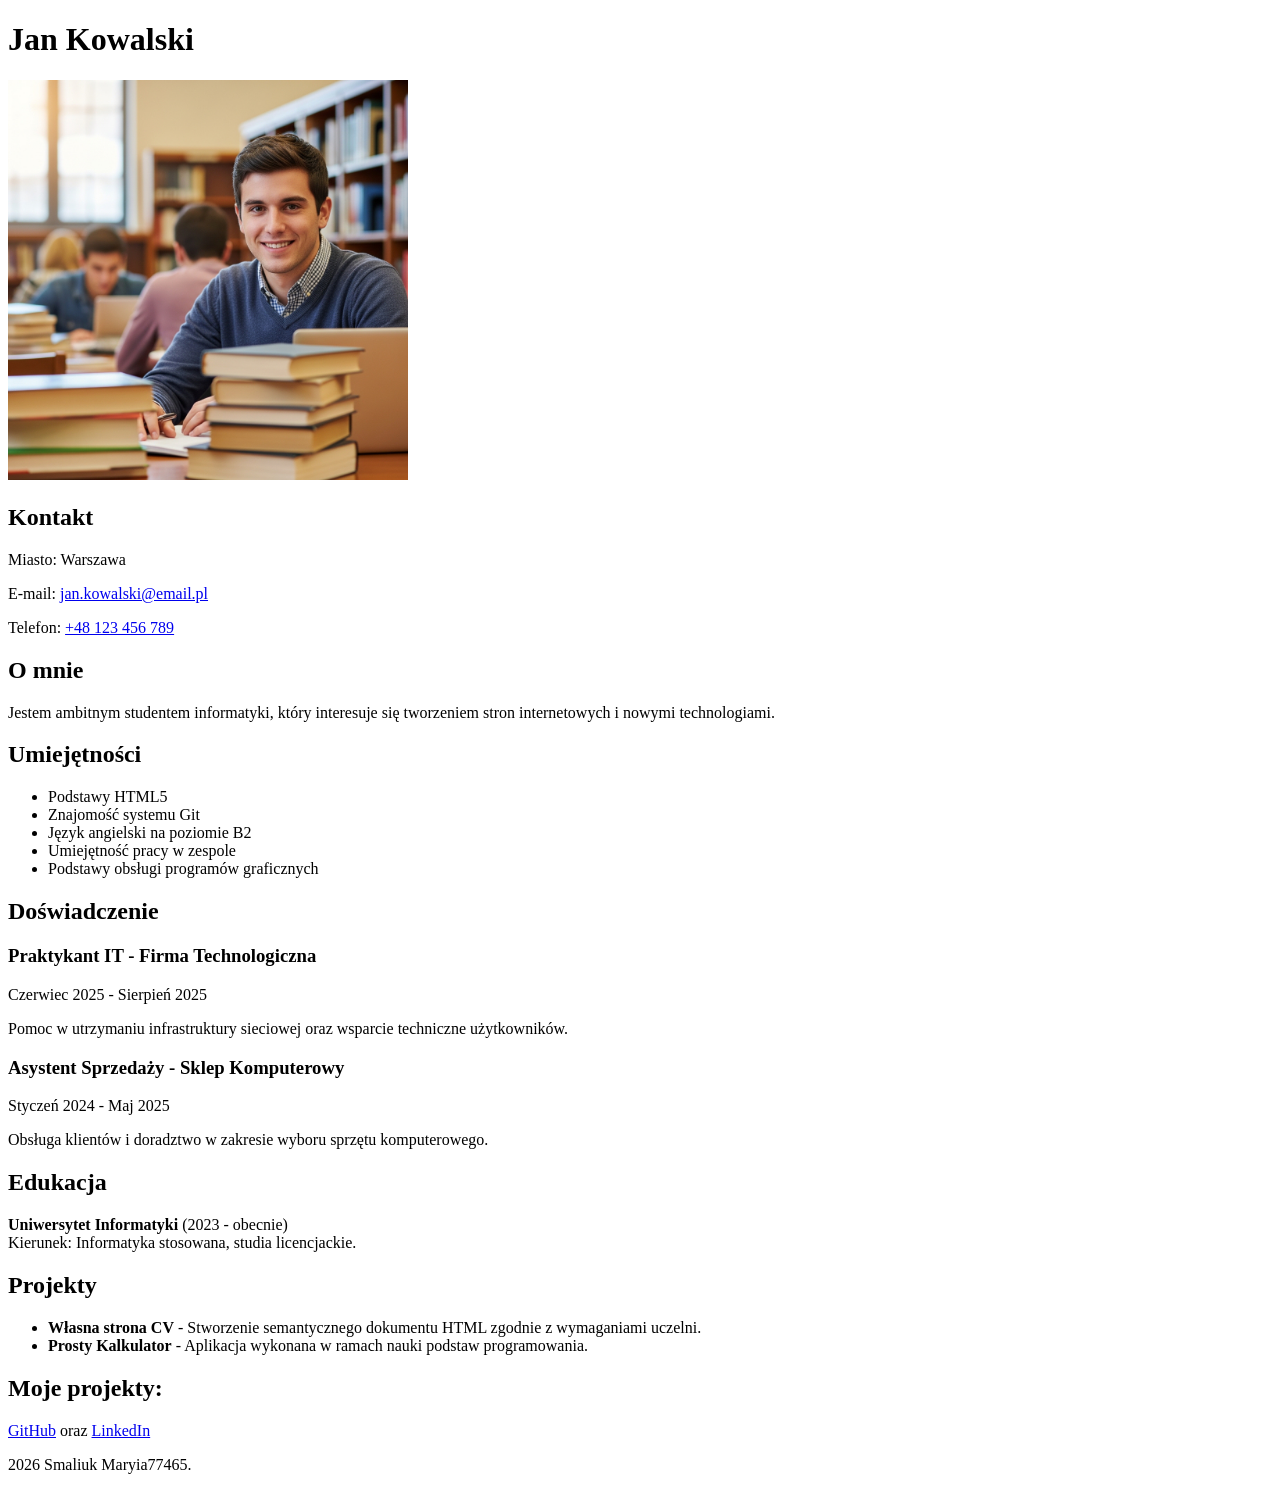
<file: zad1_cv/index.html>
<!DOCTYPE html>

<html>
<head>
    <title>CV - Jan Kowalski</title>
</head>
<body>

    <header>
        <h1>Jan Kowalski</h1>
        <img src="image.jpg" alt="Zdjęcie profilowe Jana Kowalskiego" width="400">
    </header>

    <main>
        
        <section id="kontakt">
            <h2>Kontakt</h2>
            <p>Miasto: Warszawa</p>
            <p>E-mail: <a href="mailto:jan.kowalski@email.pl">jan.kowalski@email.pl</a></p>
            <p>Telefon: <a href="tel:+48123456789">+48 123 456 789</a></p>
        </section>

        <section id="o-mnie">
            <h2>O mnie</h2>
            <p>Jestem ambitnym studentem informatyki, który interesuje się tworzeniem stron internetowych i nowymi technologiami.</p>
        </section>

        <section id="umiejetnosci">
            <h2>Umiejętności</h2>
            <ul>
                <li>Podstawy HTML5</li>
                <li>Znajomość systemu Git</li>
                <li>Język angielski na poziomie B2</li>
                <li>Umiejętność pracy w zespole</li>
                <li>Podstawy obsługi programów graficznych</li>
            </ul>
        </section>

        <section id="doswiadczenie">
            <h2>Doświadczenie</h2>
            <article>
                <h3>Praktykant IT - Firma Technologiczna</h3>
                <p>Czerwiec 2025 - Sierpień 2025</p>
                <p>Pomoc w utrzymaniu infrastruktury sieciowej oraz wsparcie techniczne użytkowników.</p>
            </article>
            <article>
                <h3>Asystent Sprzedaży - Sklep Komputerowy</h3>
                <p>Styczeń 2024 - Maj 2025</p>
                <p>Obsługa klientów i doradztwo w zakresie wyboru sprzętu komputerowego.</p>
            </article>
        </section>

        <section id="edukacja">
            <h2>Edukacja</h2>
            <p><strong>Uniwersytet Informatyki</strong> (2023 - obecnie) <br> Kierunek: Informatyka stosowana, studia licencjackie.</p>
        </section>

        <section id="projekty">
            <h2>Projekty</h2>
            <ul>
                <li><strong>Własna strona CV</strong> - Stworzenie semantycznego dokumentu HTML zgodnie z wymaganiami uczelni.</li>
                <li><strong>Prosty Kalkulator</strong> - Aplikacja wykonana w ramach nauki podstaw programowania.</li>
            </ul>
        </section>

    </main>

    <footer>
        
 <h2>Moje projekty:</h2> 
 <p> <a href="https://github.com/SmaliukMaryia77465" target="_blank" rel="noopener noreferrer">GitHub</a> 
  oraz 
  <a href="https://www.linkedin.com/feed/" target="_blank" rel="noopener noreferrer">LinkedIn</a>
</p>
        <p> 2026 Smaliuk Maryia77465.</p>
    </footer>

</body>
</html>
</file>
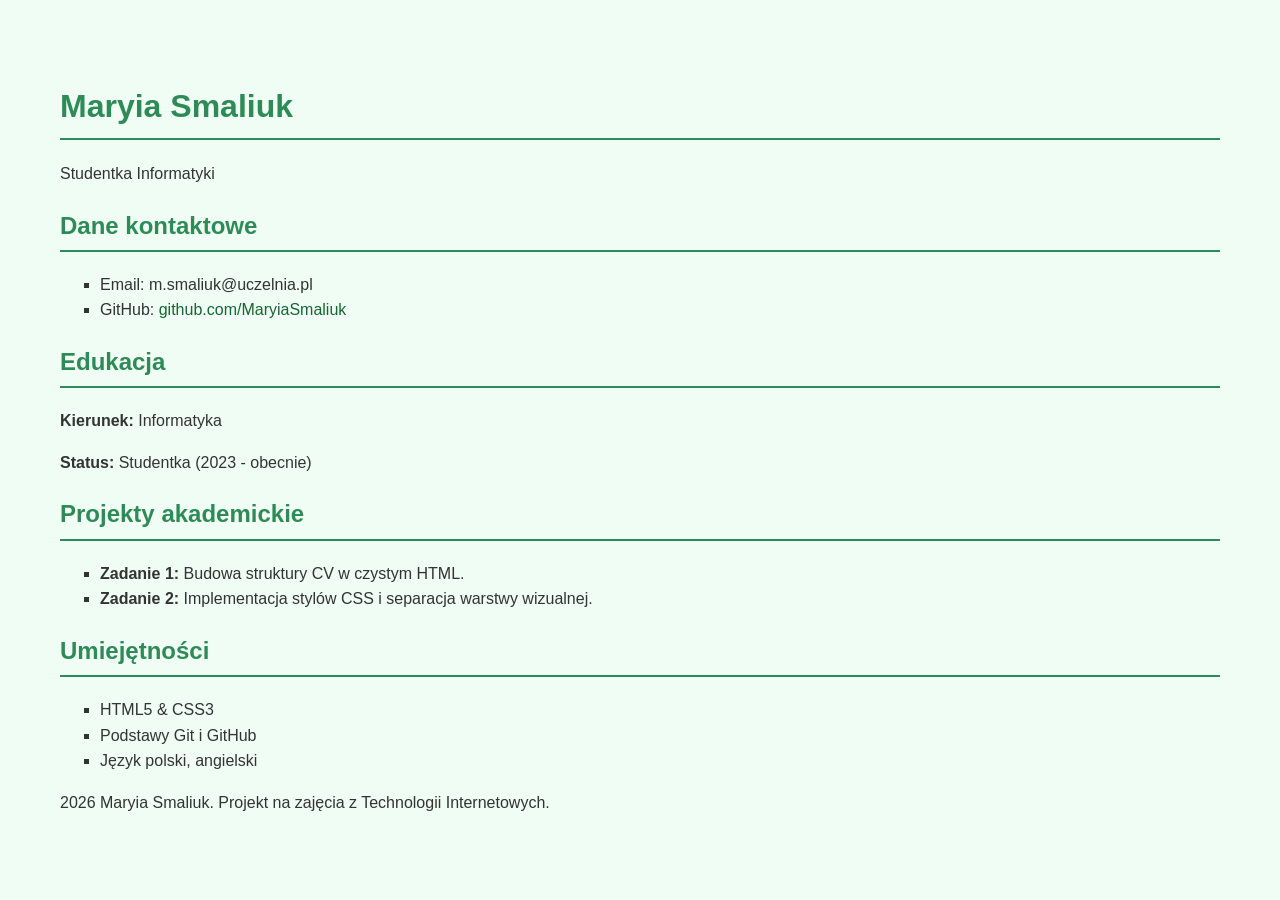
<file: zad2_css/index.html>
<!DOCTYPE html>
<html lang="pl">
<head>
    <meta charset="UTF-8">
    <title>CV - Maryia Smaliuk</title>
    <link rel="stylesheet" href="styles.css">
</head>
<body>

    <header>
        <h1>Maryia Smaliuk</h1>
        <p>Studentka Informatyki</p>
    </header>

    <section>
        <h2>Dane kontaktowe</h2>
        <ul>
            <li>Email: m.smaliuk@uczelnia.pl</li>
            <li>GitHub: <a href="https://github.com/SmaliukMaryia77465/77465.git">github.com/MaryiaSmaliuk</a></li>
        </ul>
    </section>

    <section>
        <h2>Edukacja</h2>
        <p><strong>Kierunek:</strong> Informatyka</p>
        <p><strong>Status:</strong> Studentka (2023 - obecnie)</p>
    </section>

    <section>
        <h2>Projekty akademickie</h2>
        <ul>
            <li>
                <strong>Zadanie 1:</strong> Budowa struktury CV w czystym HTML.
            </li>
            <li>
                <strong>Zadanie 2:</strong> Implementacja stylów CSS i separacja warstwy wizualnej.
            </li>
        </ul>
    </section>

    <section>
        <h2>Umiejętności</h2>
        <ul>
            <li>HTML5 & CSS3</li>
            <li>Podstawy Git i GitHub</li>
            <li>Język polski, angielski</li>
        </ul>
    </section>

    <footer>
        <p>2026 Maryia Smaliuk. Projekt na zajęcia z Technologii Internetowych.</p>
    </footer>

</body>
</html>
</file>
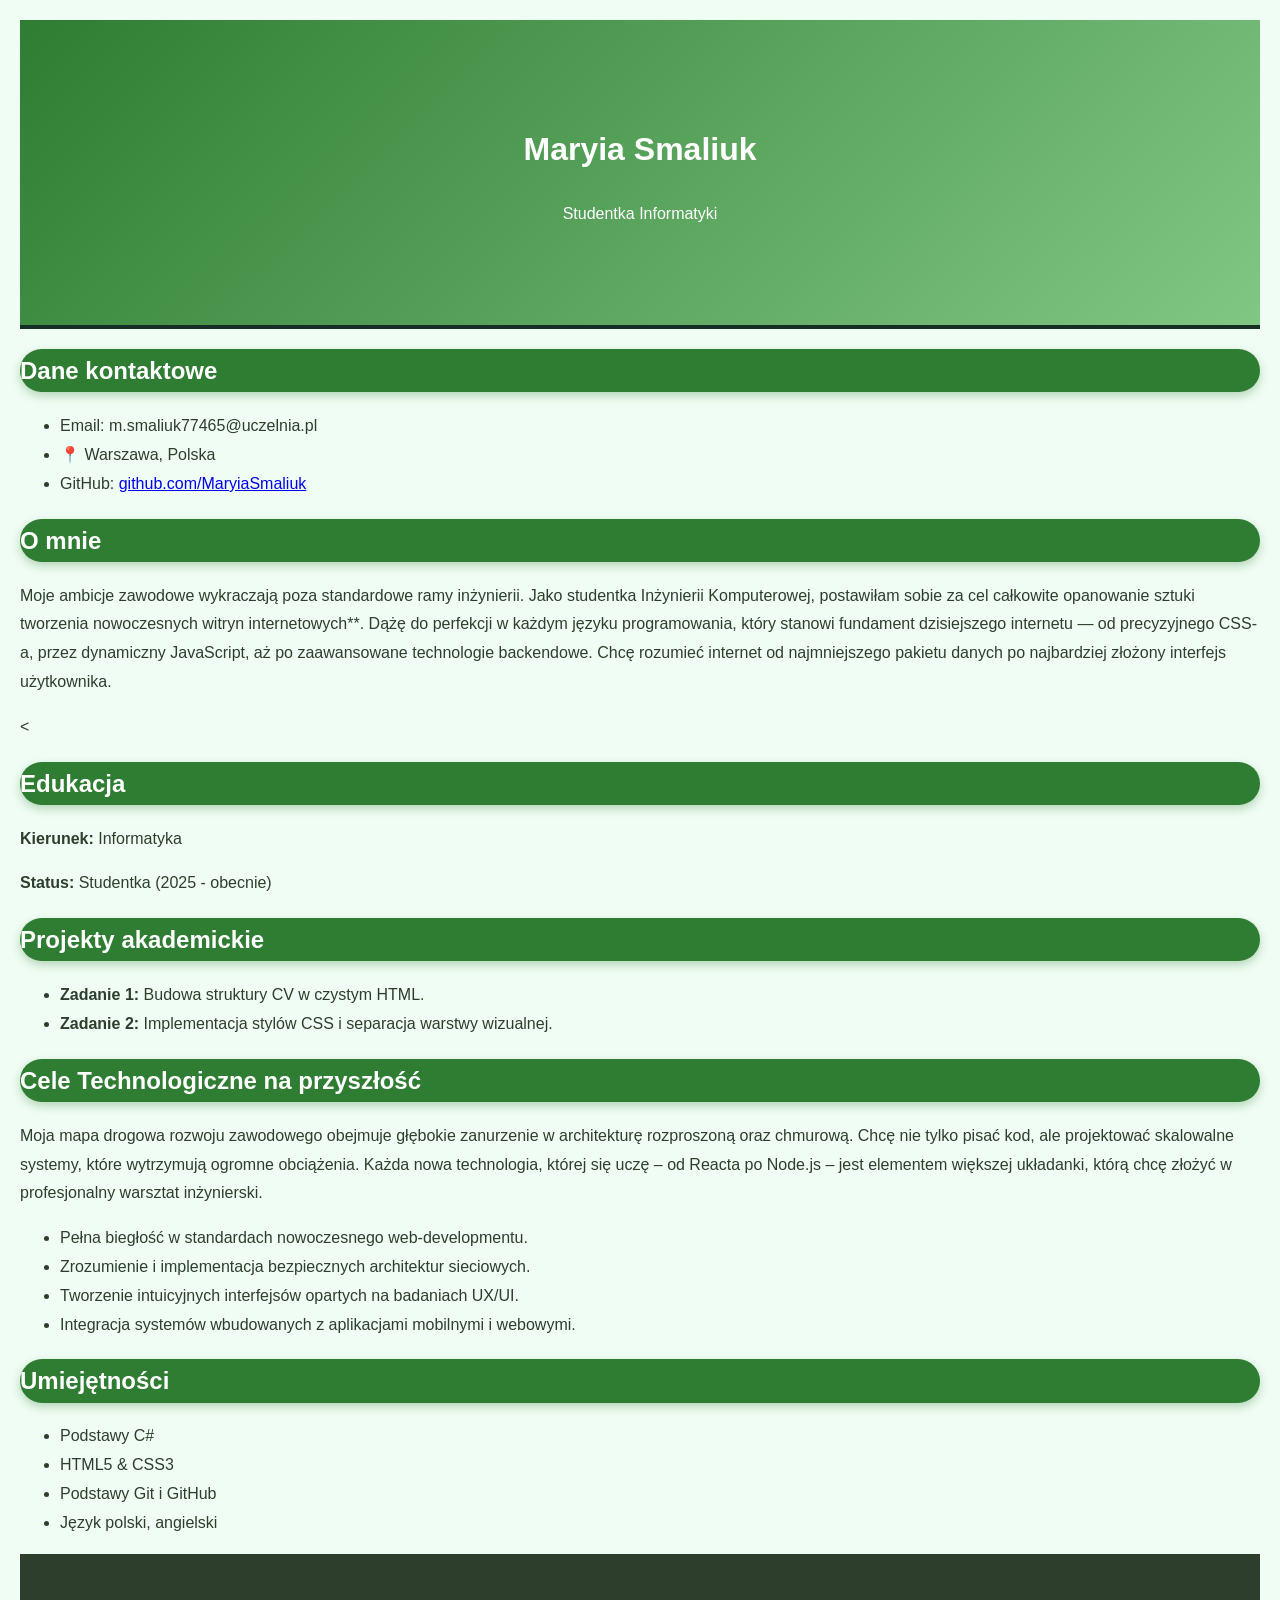
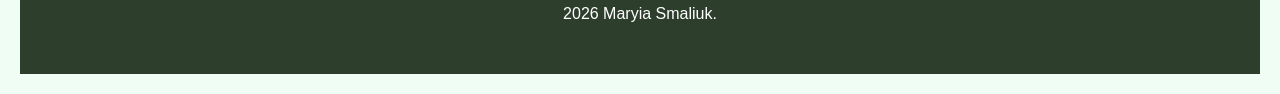
<file: zad3_motyw/index.html>
<!DOCTYPE html>
<html lang="pl">
<head>
    <meta charset="UTF-8">
    <title>CV - Maryia Smaliuk 77465</title>
    <link rel="stylesheet" href="green.css">
</head>
<body>

    <header>
        <h1>Maryia Smaliuk</h1> <! 77465 -->
        <p>Studentka Informatyki</p>
    </header>

    <section>
        <h2>Dane kontaktowe</h2>
        <ul>
            <li>Email: m.smaliuk77465@uczelnia.pl</li>
            <li>📍 Warszawa, Polska</li>
            <li>GitHub: <a href="https://github.com/SmaliukMaryia77465/77465.git">github.com/MaryiaSmaliuk</a></li>
        </ul>
    </section>
    <section>
        <h2>O mnie</h2>
        <p>
            Moje ambicje zawodowe wykraczają poza standardowe ramy inżynierii. Jako studentka Inżynierii Komputerowej, postawiłam sobie za cel całkowite opanowanie sztuki tworzenia nowoczesnych witryn internetowych**. Dążę do perfekcji w każdym języku programowania, który stanowi fundament dzisiejszego internetu — od precyzyjnego CSS-a, przez dynamiczny JavaScript,
             aż po zaawansowane technologie backendowe. Chcę rozumieć internet od najmniejszego pakietu danych po najbardziej złożony interfejs użytkownika.
        </p>
    </section>
    <

    <section>
        <h2>Edukacja</h2>
        <p><strong>Kierunek:</strong> Informatyka</p>
        <p><strong>Status:</strong> Studentka (2025 - obecnie)</p>
    </section>

    <section>
        <h2>Projekty akademickie</h2> <! 77465 -->
        <ul>
            <li>
                <strong>Zadanie 1:</strong> Budowa struktury CV w czystym HTML.
            </li>
            <li>
                <strong>Zadanie 2:</strong> Implementacja stylów CSS i separacja warstwy wizualnej.
            </li>
        </ul>
    </section>
    <section>
        <h2>Cele Technologiczne na przyszłość</h2>
        <p>
            Moja mapa drogowa rozwoju zawodowego obejmuje głębokie zanurzenie w architekturę rozproszoną oraz chmurową. Chcę nie tylko pisać kod, ale projektować skalowalne systemy, które wytrzymują ogromne obciążenia. Każda nowa technologia, której się uczę – od Reacta po Node.js – jest elementem większej układanki, którą chcę złożyć w profesjonalny warsztat inżynierski.
        </p>
        <ul>
            <li>Pełna biegłość w standardach nowoczesnego web-developmentu.</li>
            <li>Zrozumienie i implementacja bezpiecznych architektur sieciowych.</li>
            <li>Tworzenie intuicyjnych interfejsów opartych na badaniach UX/UI.</li>
            <li>Integracja systemów wbudowanych z aplikacjami mobilnymi i webowymi.</li>
        </ul>
        
    </section>

    <section>
        <h2>Umiejętności</h2>
        <ul>
            <li>Podstawy C#</li>   <! 77465 -->
            <li>HTML5 & CSS3</li>
            <li>Podstawy Git i GitHub</li>
            <li>Język polski, angielski</li>
        </ul>
    </section>

    <footer>
        <p>2026 Maryia Smaliuk.</p>
    </footer>

</body>
</html>
</file>
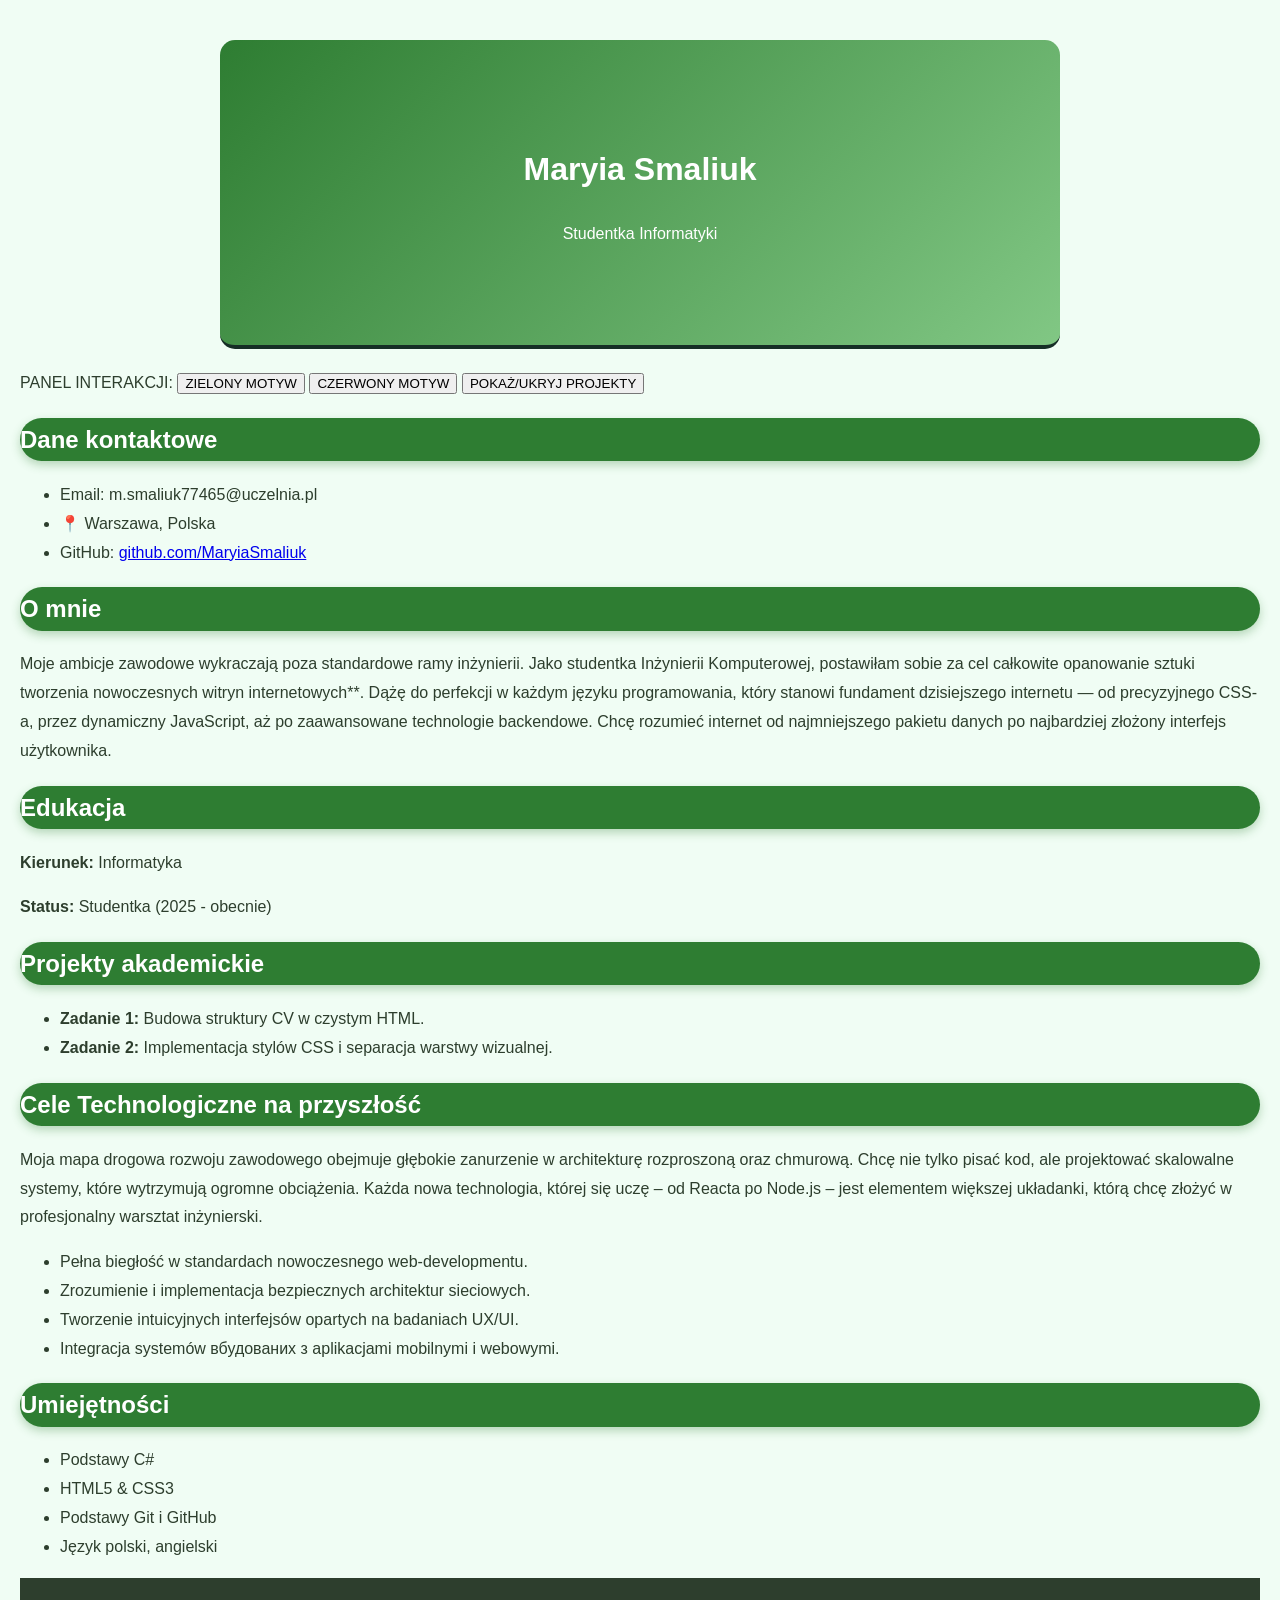
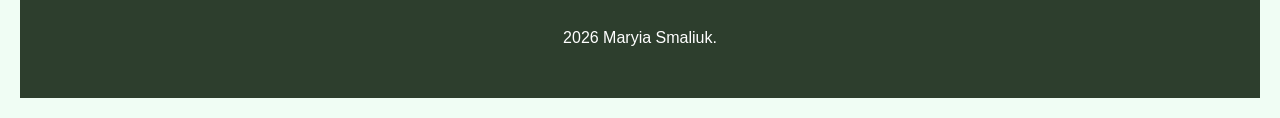
<file: zad4/index.html>
<!DOCTYPE html>
<html lang="pl">
<head>
    <meta charset="UTF-8">
    <title>CV - Maryia Smaliuk 77465</title>
   
    <link rel="stylesheet" href="green.css" id="theme-link">
</head>
<body>
    

    <header>
        <h1>Maryia Smaliuk</h1> <!-- 77465 -->
        <p>Studentka Informatyki</p>
    </header>
<nav id="top-control-panel">
        <span class="panel-title">PANEL INTERAKCJI:</span>
        <button id="btn-green" class="large-btn btn-green-style">ZIELONY MOTYW</button>
        <button id="btn-red" class="large-btn btn-red-style">CZERWONY MOTYW</button>
        <button id="btn-toggle-projects" class="large-btn btn-toggle-style">POKAŻ/UKRYJ PROJEKTY</button>
    </nav>
    

    <section>
        <h2>Dane kontaktowe</h2>
        <ul>
            <li>Email: m.smaliuk77465@uczelnia.pl</li>
            <li>📍 Warszawa, Polska</li>
            <li>GitHub: <a href="https://github.com/SmaliukMaryia77465/77465.git">github.com/MaryiaSmaliuk</a></li>
        </ul>
    </section>
    <section>
        <h2>O mnie</h2>
       
        
            
        <p>
            Moje ambicje zawodowe wykraczają poza standardowe ramy inżynierii. Jako studentka Inżynierii Komputerowej, postawiłam sobie za cel całkowite opanowanie sztuki tworzenia nowoczesnych witryn internetowych**. Dążę do perfekcji w każdym języku programowania, który stanowi fundament dzisiejszego internetu — od precyzyjnego CSS-a, przez dynamiczny JavaScript,
             aż po zaawansowane technologie backendowe. Chcę rozumieć internet od najmniejszego pakietu danych po najbardziej złożony interfejs użytkownika.
        </p>
    </section>
    
    
    <section>
        <h2>Edukacja</h2>
        <p><strong>Kierunek:</strong> Informatyka</p>
        <p><strong>Status:</strong> Studentka (2025 - obecnie)</p>
        
        
    </section>

  
    <section id="projects-section">
        <h2>Projekty akademickie</h2> <! 77465 -->
        <ul>
            <li>
                <strong>Zadanie 1:</strong> Budowa struktury CV w czystym HTML.
            </li>
            <li>
                <strong>Zadanie 2:</strong> Implementacja stylów CSS i separacja warstwy wizualnej.
            </li>
        </ul>
    </section>
    <section>
        <h2>Cele Technologiczne na przyszłość</h2>
        <p>
            Moja mapa drogowa rozwoju zawodowego obejmuje głębokie zanurzenie w architekturę rozproszoną oraz chmurową. Chcę nie tylko pisać kod, ale projektować skalowalne systemy, które wytrzymują ogromne obciążenia. Każda nowa technologia, której się uczę – od Reacta po Node.js – jest elementem większej układanki, którą chcę złożyć w profesjonalny warsztat inżynierski.
        </p>
        <ul>
            <li>Pełna biegłość w standardach nowoczesnego web-developmentu.</li>
            <li>Zrozumienie i implementacja bezpiecznych architektur sieciowych.</li>
            <li>Tworzenie intuicyjnych interfejsów opartych na badaniach UX/UI.</li>
            <li>Integracja systemów вбудованих з aplikacjami mobilnymi i webowymi.</li>
        </ul>
        
    </section>

    <section>
        <h2>Umiejętności</h2>
        <ul>
            <li>Podstawy C#</li>   <! 77465 -->
            <li>HTML5 & CSS3</li>
            <li>Podstawy Git i GitHub</li>
            <li>Język polski, angielski</li>
        </ul>
    </section>

    <footer>
        <p>2026 Maryia Smaliuk.</p>
    </footer>

    
    <script src="script.js"></script>
</body>
</html>
</file>
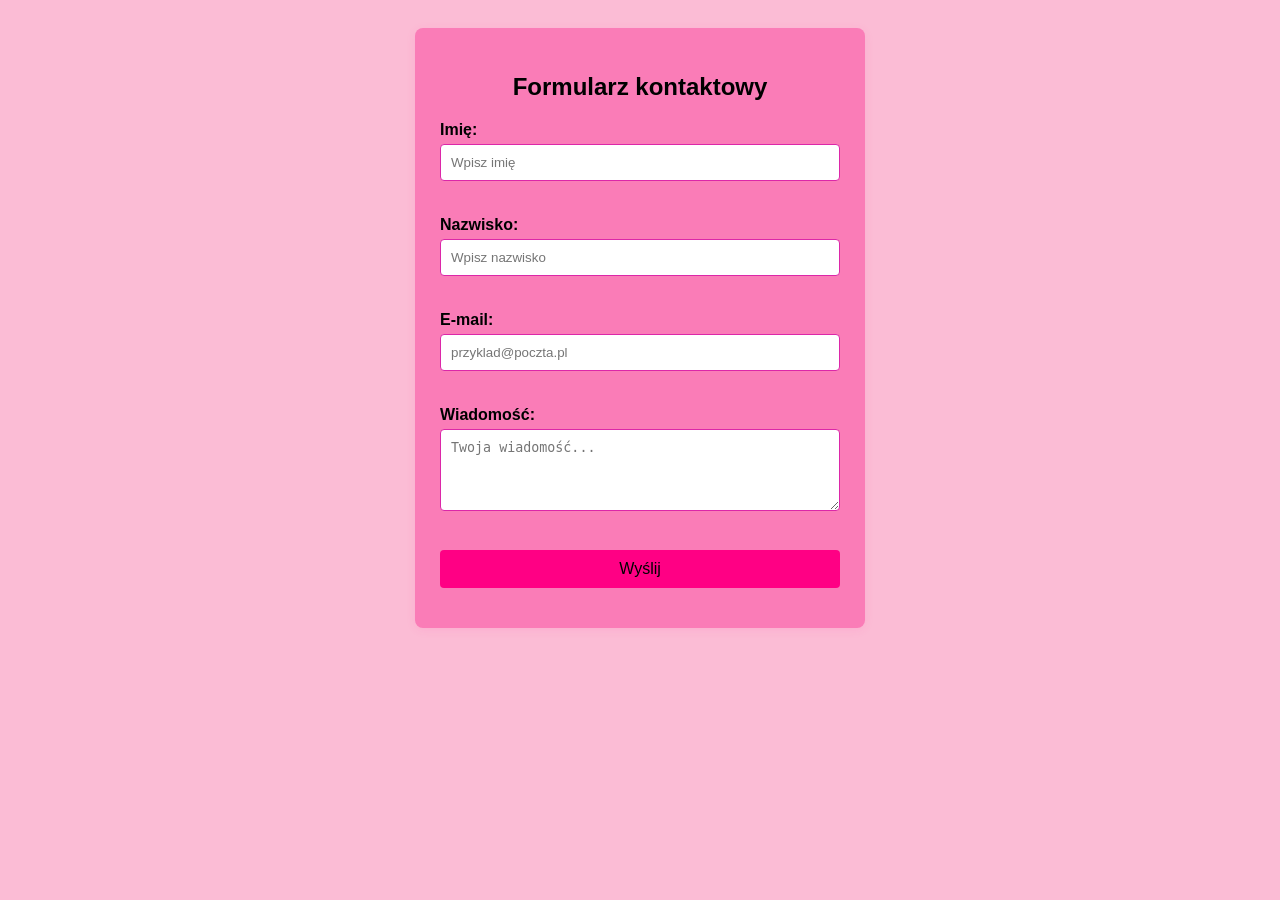
<file: zad5/index.html>
<!DOCTYPE html>
<html lang="pl">
<head>
    <meta charset="UTF-8">
    <meta name="viewport" content="width=device-width, initial-scale=1.0">
    <title>Zadanie 5 - Formularz</title>
    <link rel="stylesheet" href="style.css">
</head>
<body>

    <div class="container">
        <h2>Formularz kontaktowy</h2>
        <form id="contactForm">
            <div class="form-group">
                <label for="firstName">Imię:</label>
                <input type="text" id="firstName" placeholder="Wpisz imię">
                <span id="firstNameError" class="error-msg"></span>
            </div>

            <div class="form-group">
                <label for="lastName">Nazwisko:</label>
                <input type="text" id="lastName" placeholder="Wpisz nazwisko">
                <span id="lastNameError" class="error-msg"></span>
            </div>

            <div class="form-group">
                <label for="email">E-mail:</label>
                <input type="text" id="email" placeholder="przyklad@poczta.pl">
                <span id="emailError" class="error-msg"></span>
            </div>

            <div class="form-group">
                <label for="message">Wiadomość:</label>
                <textarea id="message" rows="4" placeholder="Twoja wiadomość..."></textarea>
                <span id="messageError" class="error-msg"></span>
            </div>

            <button type="submit">Wyślij</button>
        </form>
        <div id="successMessage" class="success-msg"></div>
    </div>

    <script src="script.js"></script>
</body>
</html>
</file>
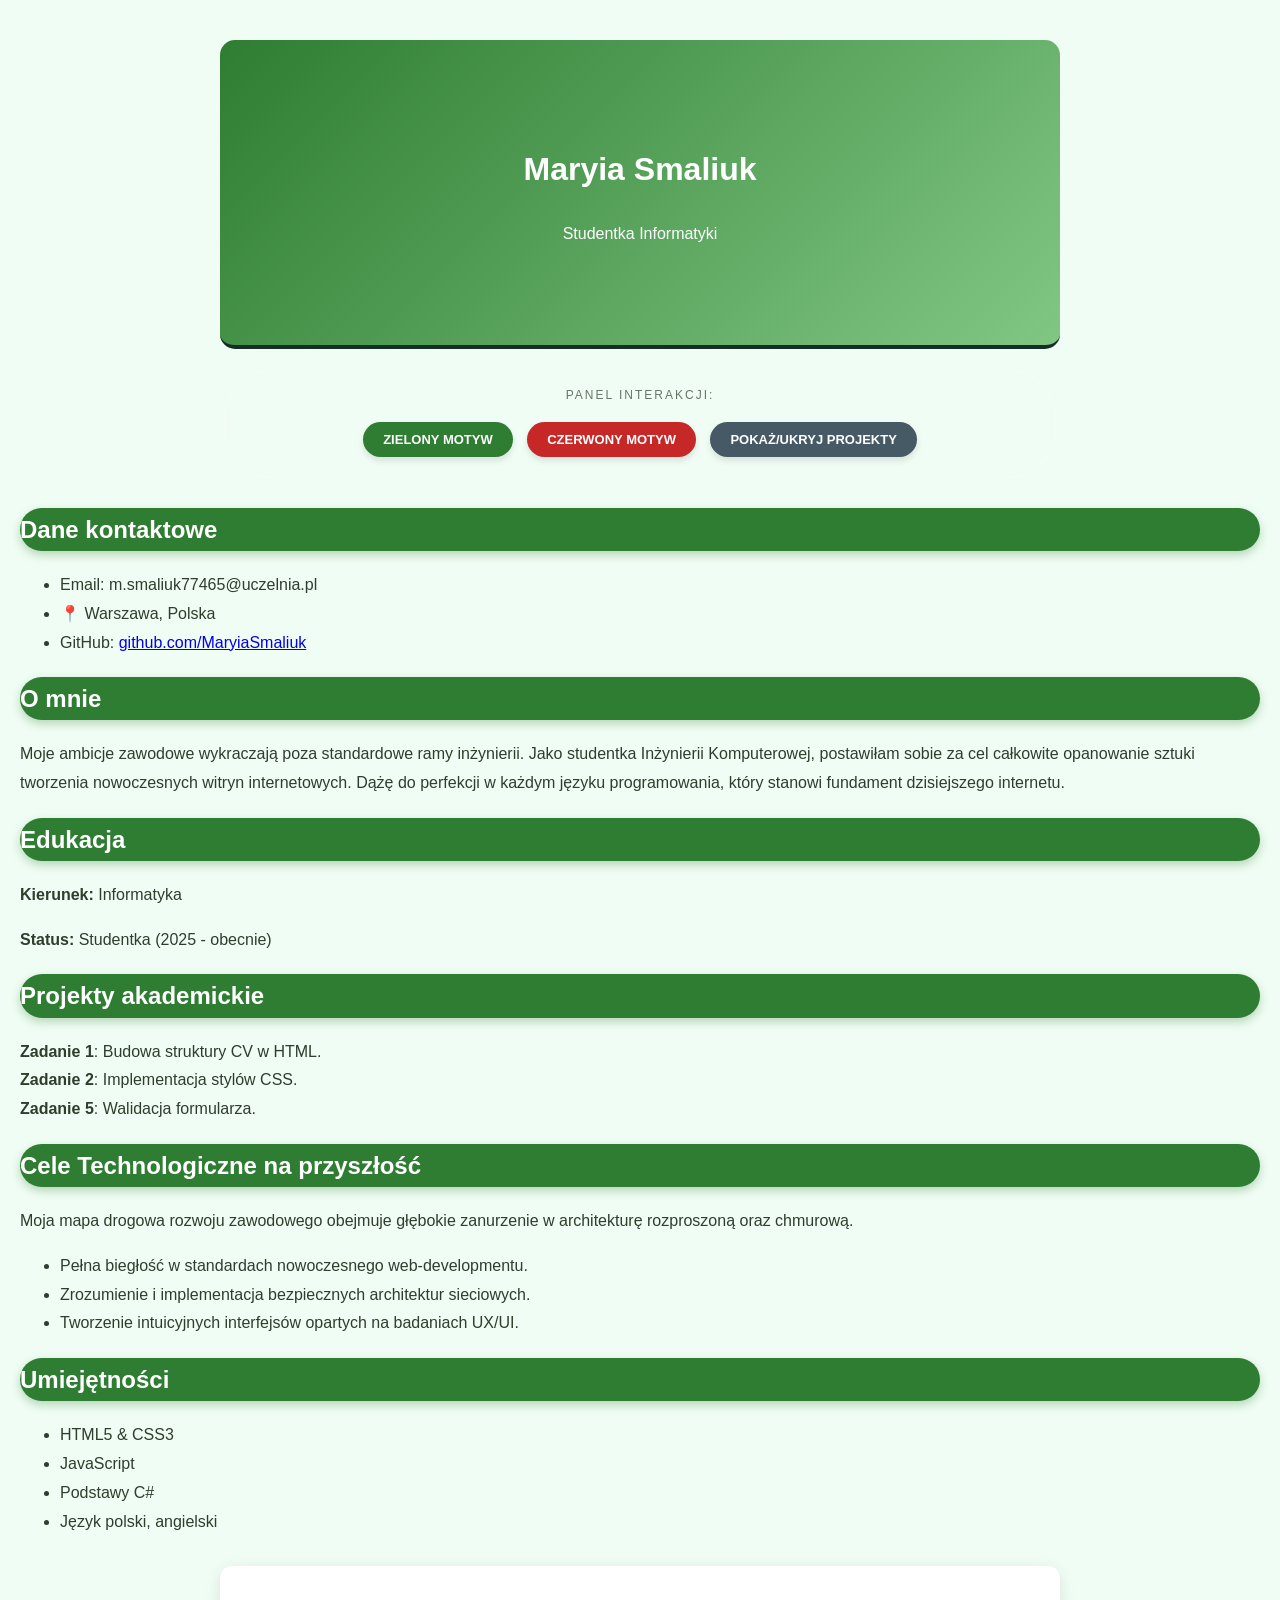
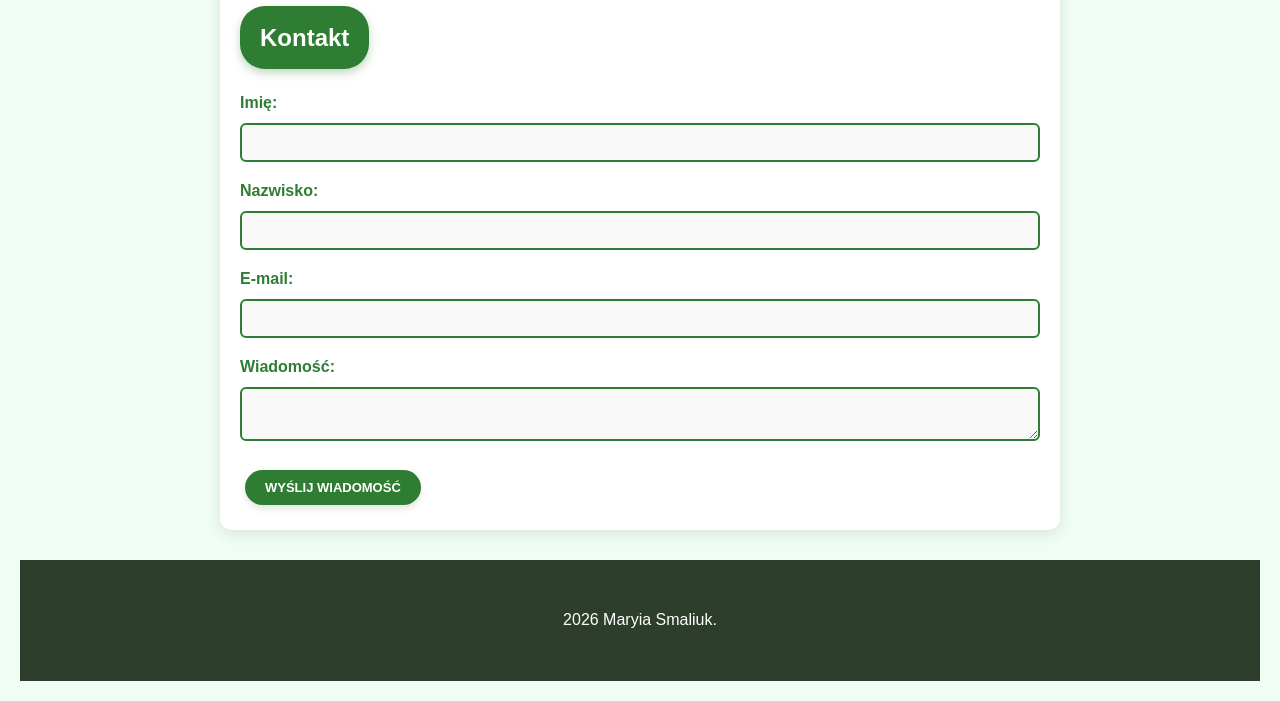
<file: zad6/index.html>
<!DOCTYPE html>
<html lang="pl">
<head>
    <meta charset="UTF-8">
    <title>CV - Maryia Smaliuk 77465</title>
    <link rel="stylesheet" href="green.css" id="theme-link">
</head>
<body>

    <header>
        <h1>Maryia Smaliuk</h1>
        <p>Studentka Informatyki</p>
    </header>

    <nav id="top-control-panel">
        <span class="panel-title">PANEL INTERAKCJI:</span>
        <button id="btn-green" class="large-btn btn-green-style">ZIELONY MOTYW</button>
        <button id="btn-red" class="large-btn btn-red-style">CZERWONY MOTYW</button>
        <button id="btn-toggle-projects" class="large-btn btn-toggle-style">POKAŻ/UKRYJ PROJEKTY</button>
    </nav>

    <section>
        <h2>Dane kontaktowe</h2>
        <ul>
            <li>Email: m.smaliuk77465@uczelnia.pl</li>
            <li>📍 Warszawa, Polska</li>
            <li>GitHub: <a href="https://github.com/SmaliukMaryia77465/77465.git">github.com/MaryiaSmaliuk</a></li>
        </ul>
    </section>

    <section>
        <h2>O mnie</h2>
        <p>
            Moje ambicje zawodowe wykraczają poza standardowe ramy inżynierii. Jako studentka Inżynierii Komputerowej, postawiłam sobie za cel całkowite opanowanie sztuki tworzenia nowoczesnych witryn internetowych. Dążę do perfekcji w każdym języku programowania, który stanowi fundament dzisiejszego internetu.
        </p>
    </section>

    <section>
        <h2>Edukacja</h2>
        <p><strong>Kierunek:</strong> Informatyka</p>
        <p><strong>Status:</strong> Studentka (2025 - obecnie)</p>
    </section>

    
    <section id="projects-section">
        <h2>Projekty akademickie</h2>
        <div id="projects-container">
            
        </div>
    </section>

    <section>
        <h2>Cele Technologiczne na przyszłość</h2>
        <p>
            Moja mapa drogowa rozwoju zawodowego obejmuje głębokie zanurzenie w architekturę rozproszoną oraz chmurową.
        </p>
        <ul>
            <li>Pełna biegłość w standardach nowoczesnego web-developmentu.</li>
            <li>Zrozumienie i implementacja bezpiecznych architektur sieciowych.</li>
            <li>Tworzenie intuicyjnych interfejsów opartych na badaniach UX/UI.</li>
        </ul>
    </section>

    
    <section>
        <h2>Umiejętności</h2>
        <ul id="skills-list">
            
        </ul>
    </section>

    <section id="contact-section">
        <h2>Kontakt</h2>
        <form id="contact-form">
            <div class="form-group">
                <label for="fname">Imię:</label>
                <input type="text" id="fname" name="fname" required>
                <span id="error-fname" class="error-msg"></span>
            </div>

            <div class="form-group">
                <label for="lname">Nazwisko:</label>
                <input type="text" id="lname" name="lname" required>
                <span id="error-lname" class="error-msg"></span>
            </div>

            <div class="form-group">
                <label for="email">E-mail:</label>
                <input type="email" id="email" name="email" required>
                <span id="error-email" class="error-msg"></span>
            </div>

            <div class="form-group">
                <label for="message">Wiadomość:</label>
                <textarea id="message" name="message" required></textarea>
                <span id="error-message" class="error-msg"></span>
            </div>

            <button type="submit" class="large-btn btn-submit">Wyślij wiadomość</button>
            <p id="form-success" style="color: #28a745; display: none; font-weight: bold; margin-top: 10px;">Wiadomość została wysłana!</p>
        </form>
    </section>

    <footer>
        <p>2026 Maryia Smaliuk.</p>
    </footer>

    <script src="script.js"></script>
</body>
</html>
</file>
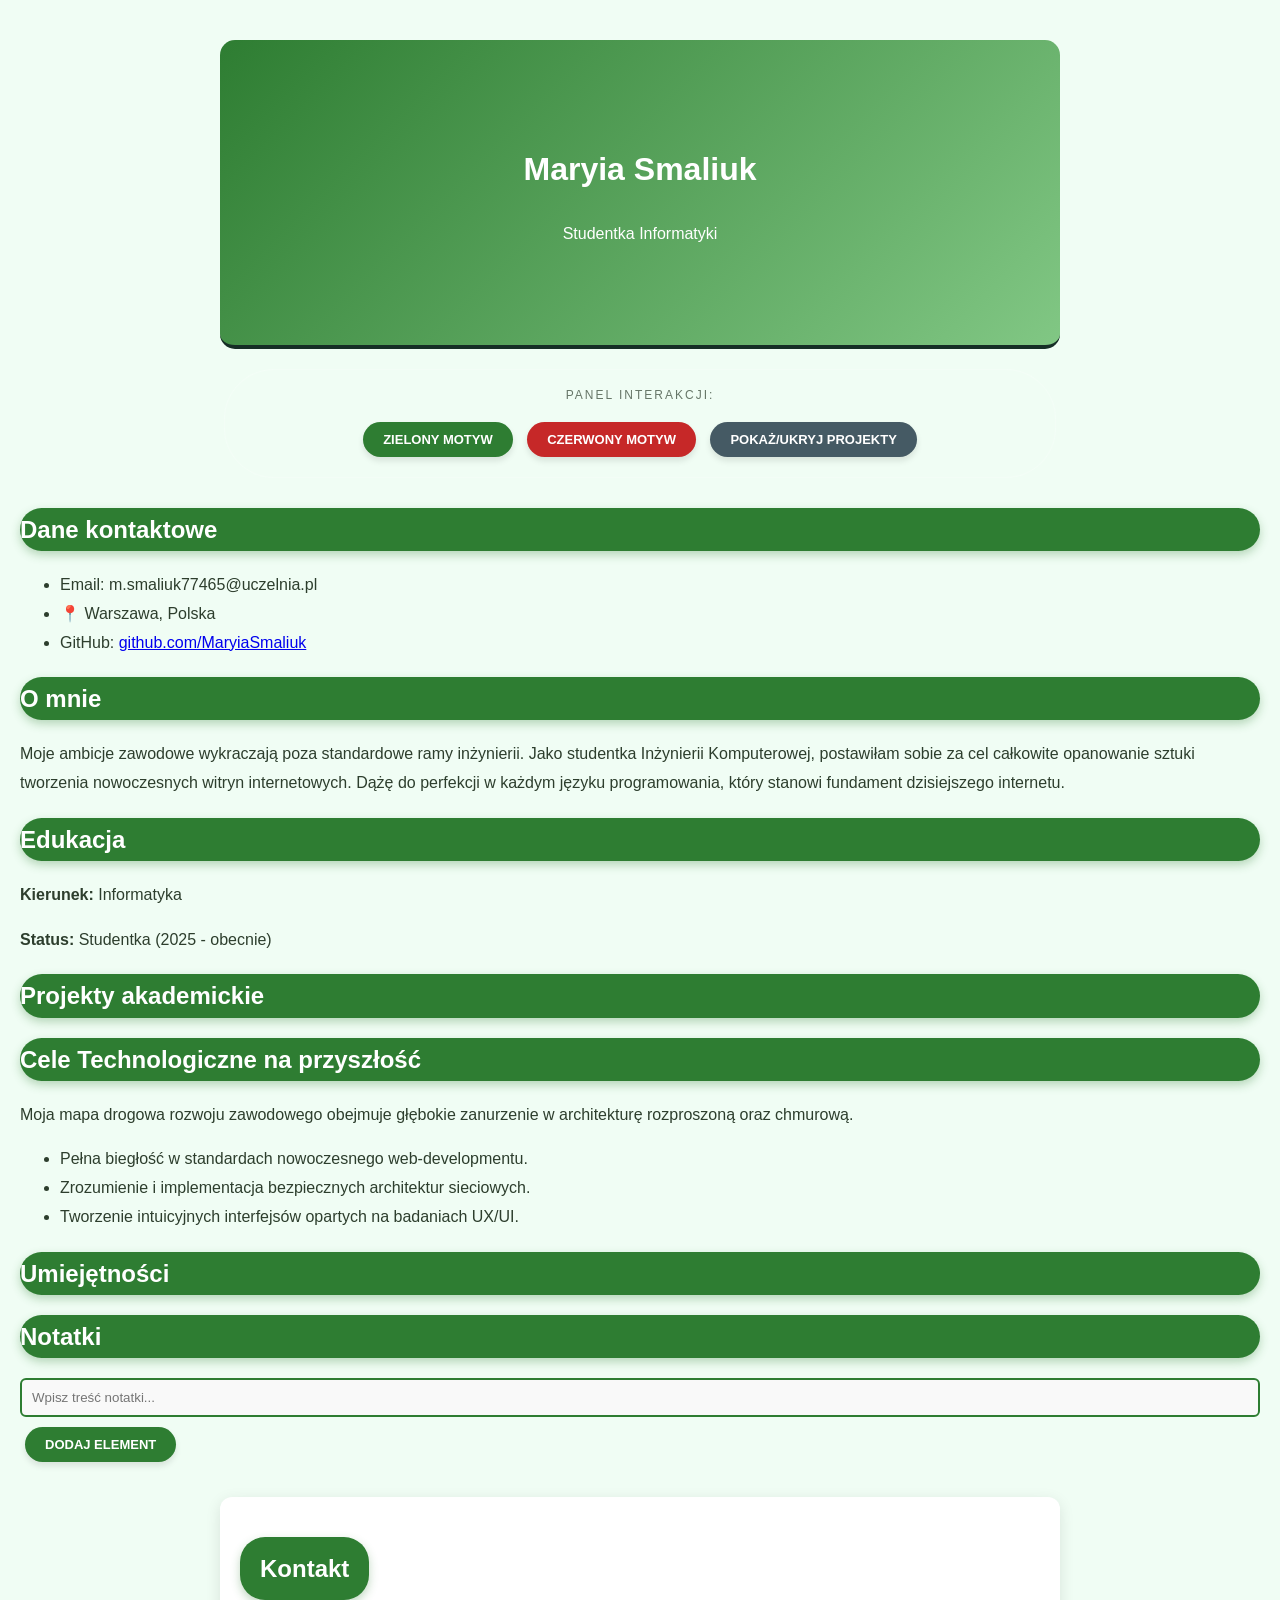
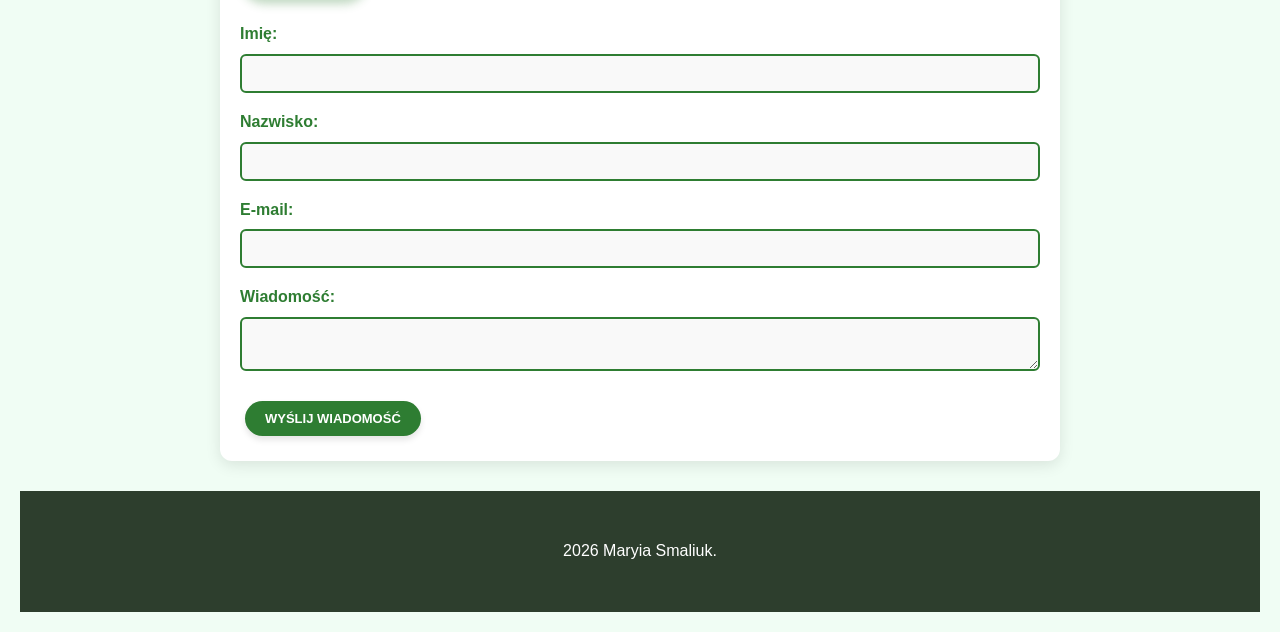
<file: zad7/index.html>
<!DOCTYPE html>
<html lang="pl">
<head>
    <meta charset="UTF-8">
    <title>CV - Maryia Smaliuk 77465</title>
    <link rel="stylesheet" href="green.css" id="theme-link">
</head>
<body>

    <header>
        <h1>Maryia Smaliuk</h1>
        <p>Studentka Informatyki</p>
    </header>

    <nav id="top-control-panel">
        <span class="panel-title">PANEL INTERAKCJI:</span>
        <button id="btn-green" class="large-btn btn-green-style">ZIELONY MOTYW</button>
        <button id="btn-red" class="large-btn btn-red-style">CZERWONY MOTYW</button>
        <button id="btn-toggle-projects" class="large-btn btn-toggle-style">POKAŻ/UKRYJ PROJEKTY</button>
    </nav>

    <section>
        <h2>Dane kontaktowe</h2>
        <ul>
            <li>Email: m.smaliuk77465@uczelnia.pl</li>
            <li>📍 Warszawa, Polska</li>
            <li>GitHub: <a href="https://github.com/SmaliukMaryia77465/77465.git">github.com/MaryiaSmaliuk</a></li>
        </ul>
    </section>

    <section>
        <h2>O mnie</h2>
        <p>
            Moje ambicje zawodowe wykraczają poza standardowe ramy inżynierii. Jako studentka Inżynierii Komputerowej, postawiłam sobie za cel całkowite opanowanie sztuki tworzenia nowoczesnych witryn internetowych. Dążę do perfekcji w każdym języku programowania, który stanowi fundament dzisiejszego internetu.
        </p>
    </section>

    <section>
        <h2>Edukacja</h2>
        <p><strong>Kierunek:</strong> Informatyka</p>
        <p><strong>Status:</strong> Studentka (2025 - obecnie)</p>
    </section>

    
    <section id="projects-section">
        <h2>Projekty akademickie</h2>
        <div id="projects-container">
            
        </div>
    </section>

    <section>
        <h2>Cele Technologiczne na przyszłość</h2>
        <p>
            Moja mapa drogowa rozwoju zawodowego obejmuje głębokie zanurzenie w architekturę rozproszoną oraz chmurową.
        </p>
        <ul>
            <li>Pełna biegłość w standardach nowoczesnego web-developmentu.</li>
            <li>Zrozumienie i implementacja bezpiecznych architektur sieciowych.</li>
            <li>Tworzenie intuicyjnych interfejsów opartych na badaniach UX/UI.</li>
        </ul>
    </section>

    
    <section>
        <h2>Umiejętności</h2>
        <ul id="skills-list">
            
        </ul>
    </section>

    <section id="notes-section">
        <h2>Notatki</h2>
        <div class="form-group">
            <input type="text" id="note-input" placeholder="Wpisz treść notatki...">
            <button id="btn-add-note" class="large-btn btn-green-style" style="margin-top: 10px;">Dodaj element</button>
        </div>
        <ul id="notes-list" style="margin-top: 20px; list-style: none; padding: 0;">
            </ul>
    </section>
    <section id="contact-section">
        <h2>Kontakt</h2>
        <form id="contact-form">
            <div class="form-group">
                <label for="fname">Imię:</label>
                <input type="text" id="fname" name="fname" required>
                <span id="error-fname" class="error-msg"></span>
            </div>

            <div class="form-group">
                <label for="lname">Nazwisko:</label>
                <input type="text" id="lname" name="lname" required>
                <span id="error-lname" class="error-msg"></span>
            </div>

            <div class="form-group">
                <label for="email">E-mail:</label>
                <input type="email" id="email" name="email" required>
                <span id="error-email" class="error-msg"></span>
            </div>

            <div class="form-group">
                <label for="message">Wiadomość:</label>
                <textarea id="message" name="message" required></textarea>
                <span id="error-message" class="error-msg"></span>
            </div>

            <button type="submit" class="large-btn btn-submit">Wyślij wiadomość</button>
            <p id="form-success" style="color: #28a745; display: none; font-weight: bold; margin-top: 10px;">Wiadomość została wysłana!</p>
        </form>
    </section>

    <footer>
        <p>2026 Maryia Smaliuk.</p>
    </footer>

    <script src="script.js"></script>
</body>
</html>
</file>
<file: zad2_css/styles.css>
body {
    font-family: 'Segoe UI', Arial, sans-serif; 
    margin: 40px;
    padding: 20px;
    line-height: 1.6;
    background-color: #f0fdf4; 
    color: #333;
}


h1, h2 {
    color: #2e8b57; 
    border-bottom: 2px solid #2e8b57;
    padding-bottom: 5px;
}


a {
    color: #166534;
    text-decoration: none;
}

a:hover {
    text-decoration: underline;
}


ul {
    list-style-type: square;
}
</file>
<file: zad3_motyw/green.css>
body {
    font-family: 'Helvetica Neue', Helvetica,Arial, sans-serif; 
    margin: 0;
    padding: 20px;
    line-height: 1.8;
    background-color: #f0fdf4; 
    color: #2d3e2d;
}
header{
    background: linear-gradient(135deg, #2e7d32, #81c784);
    color: #ffffff;
    text-align: center;
    padding: 80px 20px;
    border-bottom: 4px solid #162e26;
}
  
.wrapper {
    display: block;
    max-width: 800px;
    margin: -40px 40px;    
    position: relative;
}
.sidebar {
    background-color: #ffffff;
    margin-bottom: 30px;
    padding: 40px;

    border-radius: 25px;
    box-shadow: 0 10px 30px rgba(46, 125, 50, 0.1);
}
h2 {
    background: #2e7d32;
    color: #ffffff; 
    border:none;
    padding: 15px 40 px;
    border-radius: 50px;
    cursor:pointer;
    box-shadow: 0 4px 10px rgba(46, 125, 50, 0.3);
}
footer {
    background: #2d3e2d;
    color:white;
    padding: 30px;
    text-align: center;
    font-size:center;
}
</file>
<file: zad4/green.css>
body {
    font-family: 'Helvetica Neue', Helvetica,Arial, sans-serif; 
    margin: 0;
    padding: 20px;
    line-height: 1.8;
    background-color: #f0fdf4; 
    color: #2d3e2d;
}
header{
    max-width: 800px; 
    
   
    margin-left: auto;
    margin-right: auto;
    
   
    margin-top: 20px;
    margin-bottom: 20px;

   
    text-align: center;
    
   
    padding: 20px;
    border-radius: 15px; 

    background: linear-gradient(135deg, #2e7d32, #81c784);
    color: #ffffff;
    
    padding: 80px 20px;
    border-bottom: 4px solid #162e26;
}
  
.wrapper {
    display: block;
    max-width: 800px;
    margin: -40px 40px;    
    position: relative;
}
.sidebar {
    background-color: #ffffff;
    margin-bottom: 30px;
    padding: 40px;

    border-radius: 25px;
    box-shadow: 0 10px 30px rgba(46, 125, 50, 0.1);
}
h2 {
    background: #2e7d32;
    color: #ffffff; 
    border:none;
    padding: 15px 40 px;
    border-radius: 50px;
    cursor:pointer;
    box-shadow: 0 4px 10px rgba(46, 125, 50, 0.3);
}
footer {
    background: #2d3e2d;
    color:white;
    padding: 30px;
    text-align: center;
    font-size:center;
}
.hidden {
    display: none !important;
}
</file>
<file: zad5/style.css>
body {
    font-family: Arial, sans-serif;
    background-color: #fbbcd5;
    display: flex;
    justify-content: center;
    padding: 20px;
}

.container {
    background: rgb(250, 124, 183);
    padding: 25px;
    border-radius: 8px;
    box-shadow: 0 2px 10px rgba(252, 54, 163, 0.1);
    width: 100%;
    max-width: 400px;
}

h2 { text-align: center; color: #000000; }

.form-group { margin-bottom: 15px; }

label { display: block; margin-bottom: 5px; font-weight: bold; }

input, textarea {
    width: 100%;
    padding: 10px;
    border: 1px solid #dc27a8;
    border-radius: 4px;
    box-sizing: border-box; /* Чтобы padding не раздувал ширину */
}

.error-msg {
    color: #b10311;
    font-size: 12px;
    margin-top: 5px;
    display: block;
    min-height: 15px;
}

.success-msg {
    color: #5cb85c;
    text-align: center;
    margin-top: 15px;
    font-weight: bold;
}

button {
    width: 100%;
    padding: 10px;
    background-color: #ff0084;
    color: rgb(0, 0, 0);
    border: none;
    border-radius: 4px;
    cursor: pointer;
    font-size: 16px;
}

button:hover { background-color: #0056b3; }
</file>
<file: zad6/green.css>
body {
    font-family: 'Helvetica Neue', Helvetica,Arial, sans-serif; 
    margin: 0;
    padding: 20px;
    line-height: 1.8;
    background-color: #f0fdf4; 
    color: #2d3e2d;
}
header{
    max-width: 800px; 
    
   
    margin-left: auto;
    margin-right: auto;
    
   
    margin-top: 20px;
    margin-bottom: 20px;

   
    text-align: center;
    
   
    padding: 20px;
    border-radius: 15px; 

    background: linear-gradient(135deg, #2e7d32, #81c784);
    color: #ffffff;
    
    padding: 80px 20px;
    border-bottom: 4px solid #162e26;
}
  
.wrapper {
    display: block;
    max-width: 800px;
    margin: -40px 40px;    
    position: relative;
}
.sidebar {
    background-color: #ffffff;
    margin-bottom: 30px;
    padding: 40px;

    border-radius: 25px;
    box-shadow: 0 10px 30px rgba(46, 125, 50, 0.1);
}
h2 {
    background: #2e7d32;
    color: #ffffff; 
    border:none;
    padding: 15px 40 px;
    border-radius: 50px;
    cursor:pointer;
    box-shadow: 0 4px 10px rgba(46, 125, 50, 0.3);
}
footer {
    background: #2d3e2d;
    color:white;
    padding: 30px;
    text-align: center;
    font-size:center;
}
.hidden {
    display: none !important;
}
#contact-section {
    max-width: 800px;
    margin: 30px auto;
    padding: 20px;
    background: #ffffff; 
    border-radius: 12px;
    box-shadow: 0 4px 15px rgba(0,0,0,0.1);
    color: #333;
}

#contact-section h2 {
    background-color: #2e7d32; 
    color: white;
    padding: 10px 20px;
    border-radius: 25px;
    display: inline-block;
    margin-bottom: 20px;
}

.form-group {
    margin-bottom: 15px;
    text-align: left; 
}

.form-group label {
    display: block;
    margin-bottom: 5px;
    font-weight: bold;
    color: #2e7d32;
}

.form-group input, 
.form-group textarea {
    width: 100%; 
    box-sizing: border-box; 
    padding: 10px;
    border: 2px solid #2e7d32;
    border-radius: 6px;
    background: #f9f9f9;
    color: #333;
}

.error-msg {
    color: #d32f2f;
    font-size: 13px;
    display: block;
    margin-top: 5px;
}
#top-control-panel {
    max-width: 800px;
    margin: 0 auto 30px auto;
    padding: 15px;
    text-align: center;
    background: rgba(255, 255, 255, 0.05); 
    border-radius: 50px; 
    border: 1px solid rgba(255, 255, 255, 0.2);
}

.panel-title {
    display: block;
    font-size: 12px;
    letter-spacing: 2px;
    text-transform: uppercase;
    margin-bottom: 10px;
    opacity: 0.7;
    font-family: sans-serif;
}


.large-btn {
    padding: 10px 20px;
    margin: 5px;
    border: none;
    border-radius: 25px; 
    font-size: 13px;
    font-weight: 600;
    cursor: pointer;
    text-transform: uppercase;
    transition: all 0.3s ease; 
    box-shadow: 0 4px 6px rgba(0, 0, 0, 0.1);
}


.large-btn:hover {
    transform: translateY(-2px); 
    box-shadow: 0 6px 12px rgba(0, 0, 0, 0.2);
}


.btn-green-style {
    background-color: #2e7d32;
    color: white;
}

.btn-red-style {
    background-color: #c62828;
    color: white;
}

.btn-toggle-style {
    background-color: #455a64;
    color: white;
}



.btn-submit { background-color: #2e7d32; color: white; }
</file>
<file: zad7/green.css>
body {
    font-family: 'Helvetica Neue', Helvetica,Arial, sans-serif; 
    margin: 0;
    padding: 20px;
    line-height: 1.8;
    background-color: #f0fdf4; 
    color: #2d3e2d;
}
header{
    max-width: 800px; 
    
   
    margin-left: auto;
    margin-right: auto;
    
   
    margin-top: 20px;
    margin-bottom: 20px;

   
    text-align: center;
    
   
    padding: 20px;
    border-radius: 15px; 

    background: linear-gradient(135deg, #2e7d32, #81c784);
    color: #ffffff;
    
    padding: 80px 20px;
    border-bottom: 4px solid #162e26;
}
  
.wrapper {
    display: block;
    max-width: 800px;
    margin: -40px 40px;    
    position: relative;
}
.sidebar {
    background-color: #ffffff;
    margin-bottom: 30px;
    padding: 40px;

    border-radius: 25px;
    box-shadow: 0 10px 30px rgba(46, 125, 50, 0.1);
}
h2 {
    background: #2e7d32;
    color: #ffffff; 
    border:none;
    padding: 15px 40 px;
    border-radius: 50px;
    cursor:pointer;
    box-shadow: 0 4px 10px rgba(46, 125, 50, 0.3);
}
footer {
    background: #2d3e2d;
    color:white;
    padding: 30px;
    text-align: center;
    font-size:center;
}
.hidden {
    display: none !important;
}
#contact-section {
    max-width: 800px;
    margin: 30px auto;
    padding: 20px;
    background: #ffffff; 
    border-radius: 12px;
    box-shadow: 0 4px 15px rgba(0,0,0,0.1);
    color: #333;
}

#contact-section h2 {
    background-color: #2e7d32; 
    color: white;
    padding: 10px 20px;
    border-radius: 25px;
    display: inline-block;
    margin-bottom: 20px;
}

.form-group {
    margin-bottom: 15px;
    text-align: left; 
}

.form-group label {
    display: block;
    margin-bottom: 5px;
    font-weight: bold;
    color: #2e7d32;
}

.form-group input, 
.form-group textarea {
    width: 100%; 
    box-sizing: border-box; 
    padding: 10px;
    border: 2px solid #2e7d32;
    border-radius: 6px;
    background: #f9f9f9;
    color: #333;
}

.error-msg {
    color: #d32f2f;
    font-size: 13px;
    display: block;
    margin-top: 5px;
}
#top-control-panel {
    max-width: 800px;
    margin: 0 auto 30px auto;
    padding: 15px;
    text-align: center;
    background: rgba(255, 255, 255, 0.05); 
    border-radius: 50px; 
    border: 1px solid rgba(255, 255, 255, 0.2);
}

.panel-title {
    display: block;
    font-size: 12px;
    letter-spacing: 2px;
    text-transform: uppercase;
    margin-bottom: 10px;
    opacity: 0.7;
    font-family: sans-serif;
}


.large-btn {
    padding: 10px 20px;
    margin: 5px;
    border: none;
    border-radius: 25px; 
    font-size: 13px;
    font-weight: 600;
    cursor: pointer;
    text-transform: uppercase;
    transition: all 0.3s ease; 
    box-shadow: 0 4px 6px rgba(0, 0, 0, 0.1);
}


.large-btn:hover {
    transform: translateY(-2px); 
    box-shadow: 0 6px 12px rgba(0, 0, 0, 0.2);
}


.btn-green-style {
    background-color: #2e7d32;
    color: white;
}

.btn-red-style {
    background-color: #c62828;
    color: white;
}

.btn-toggle-style {
    background-color: #455a64;
    color: white;
}



.btn-submit { background-color: #2e7d32; color: white; }
</file>
